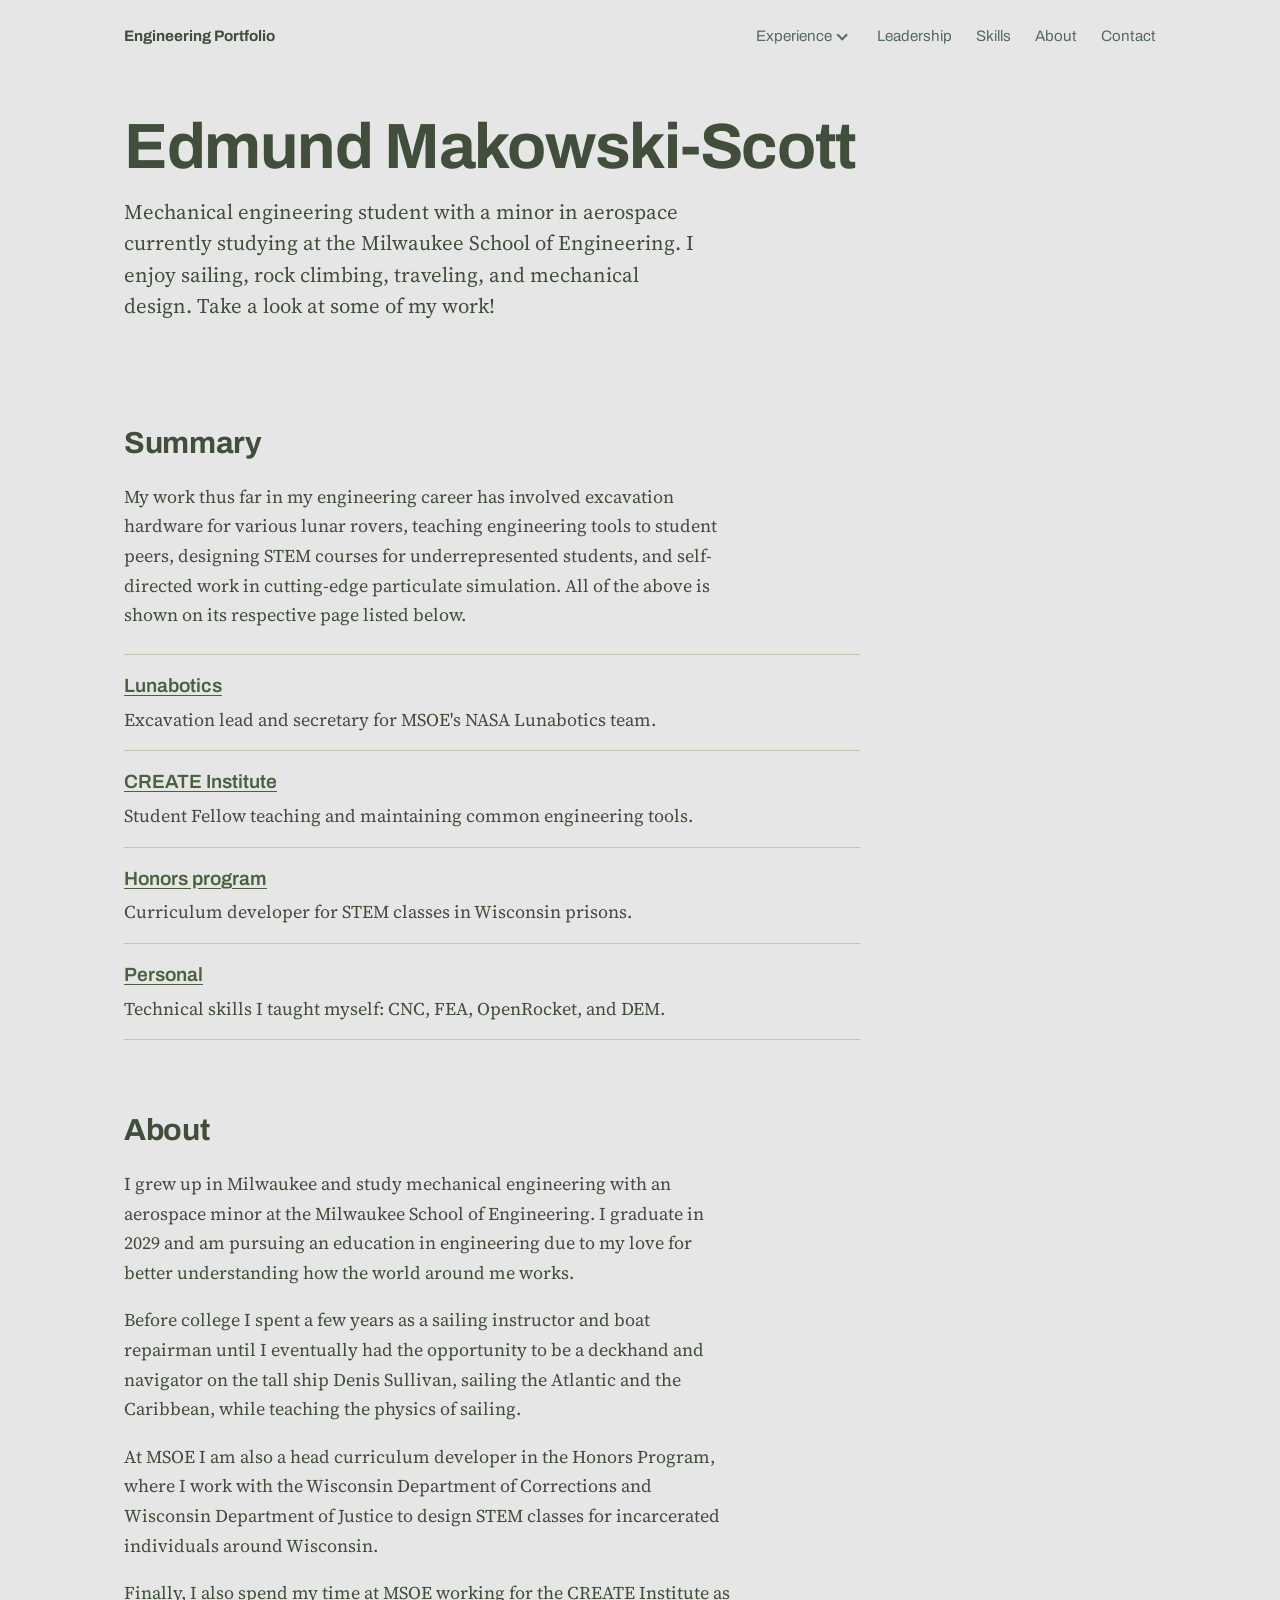
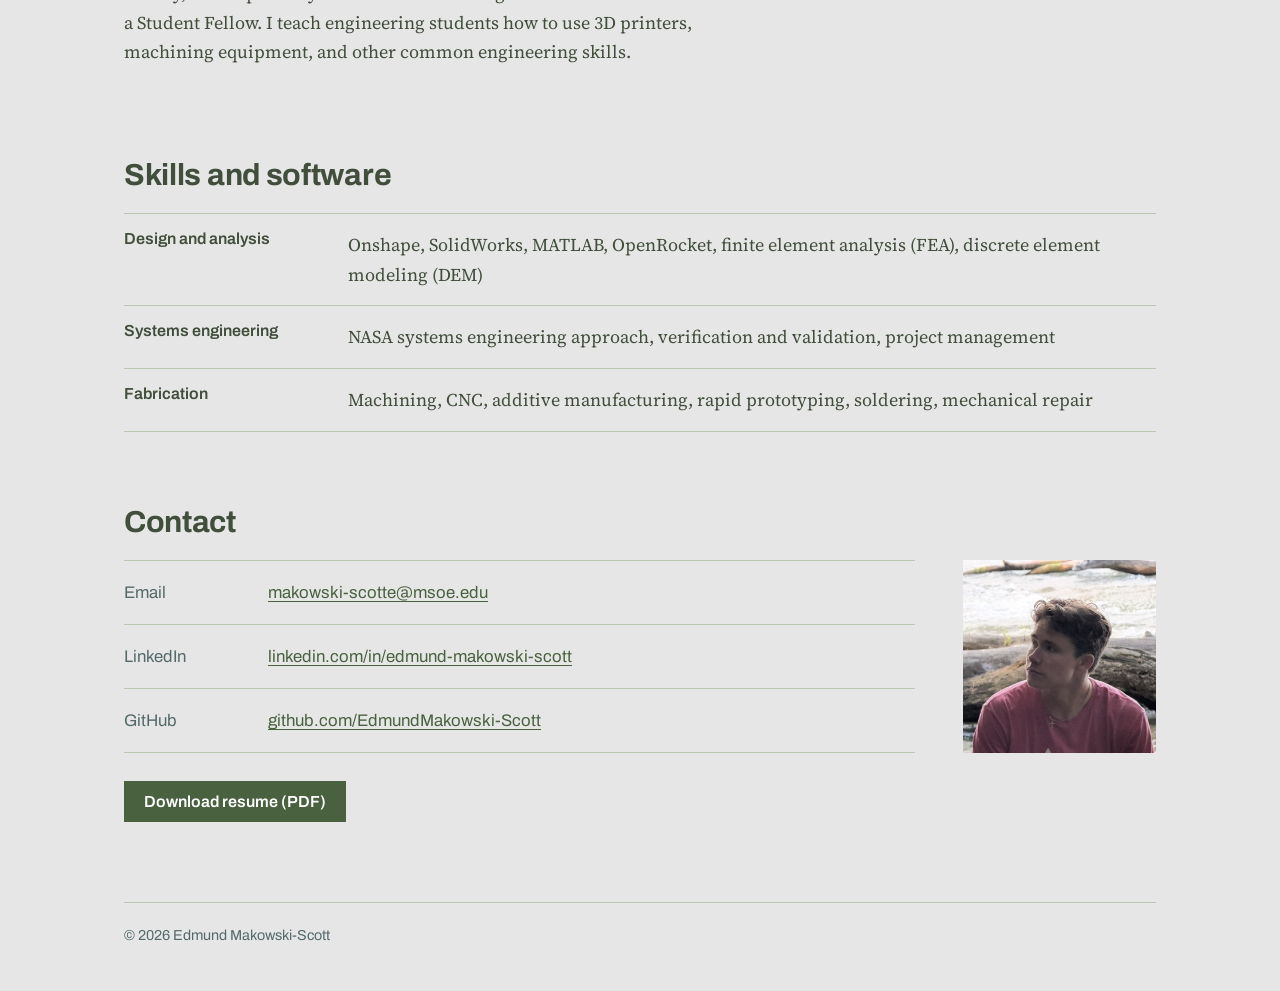
<file: index.html>
<!DOCTYPE html>
<html lang="en">
<head>
<meta charset="utf-8">
<meta name="viewport" content="width=device-width, initial-scale=1">
<title>Edmund Makowski-Scott | Engineering Portfolio</title>
<meta name="description" content="Mechanical engineering student at the Milwaukee School of Engineering with a minor in aerospace engineering. I design dig systems for lunar rovers.">
<link rel="preconnect" href="https://fonts.googleapis.com">
<link rel="preconnect" href="https://fonts.gstatic.com" crossorigin>
<link href="https://fonts.googleapis.com/css2?family=Archivo:wght@400;600;700&family=Source+Serif+4:opsz,wght@8..60,400;8..60,600&display=swap" rel="stylesheet">
<link rel="stylesheet" href="styles.css">
</head>
<body>
<div class="wrap">
  <header class="top">
    <a class="mark" href="index.html">Engineering Portfolio</a>
    <nav aria-label="Primary">
      <div class="nav-item">
        <a href="lunabotics.html">Experience</a>
        <button class="caret" type="button" aria-label="Show Experience menu" aria-expanded="false" hidden></button>
        <ul class="menu" hidden>
          <li><a href="lunabotics.html">Lunabotics</a></li>
          <li><a href="create.html">CREATE Institute</a></li>
          <li><a href="honors.html">Honors program</a></li>
          <li><a href="personal.html">Personal</a></li>
        </ul>
      </div>
      <div class="nav-item">
        <a href="lunabotics.html#team-leadership">Leadership</a>
        <button class="caret" type="button" aria-label="Show Leadership menu" aria-expanded="false" hidden></button>
        <ul class="menu" hidden>
          <!-- To turn on this dropdown, add links here, for example: <li><a href="page.html">Page name</a></li> -->
        </ul>
      </div>
      <div class="nav-item">
        <a href="index.html#skills">Skills</a>
        <button class="caret" type="button" aria-label="Show Skills menu" aria-expanded="false" hidden></button>
        <ul class="menu" hidden>
          <!-- To turn on this dropdown, add links here, for example: <li><a href="page.html">Page name</a></li> -->
        </ul>
      </div>
      <a href="index.html#about">About</a>
      <a href="index.html#contact">Contact</a>
    </nav>
  </header>
  <main id="top" class="">
    <div class="intro">
      <h1>Edmund Makowski-Scott</h1>
      <p>Mechanical engineering student with a minor in aerospace currently studying at the Milwaukee School of Engineering. I enjoy sailing, rock climbing, traveling, and mechanical design. Take a look at some of my work!</p>
    </div>

    <section id="summary" aria-labelledby="summary-h">
      <h2 id="summary-h">Summary</h2>
      <div class="prose"><p>My work thus far in my engineering career has involved excavation hardware for various lunar rovers, teaching engineering tools to student peers, designing STEM courses for underrepresented students, and self-directed work in cutting-edge particulate simulation. All of the above is shown on its respective page listed below.</p></div>
      <ul class="links">
        <li><a href="lunabotics.html">Lunabotics</a><span>Excavation lead and secretary for MSOE's NASA Lunabotics team.</span></li>
        <li><a href="create.html">CREATE Institute</a><span>Student Fellow teaching and maintaining common engineering tools.</span></li>
        <li><a href="honors.html">Honors program</a><span>Curriculum developer for STEM classes in Wisconsin prisons.</span></li>
        <li><a href="personal.html">Personal</a><span>Technical skills I taught myself: CNC, FEA, OpenRocket, and DEM.</span></li>
      </ul>
    </section>

    <section id="about" aria-labelledby="about-h">
      <h2 id="about-h">About</h2>
      <div class="prose">
        <p>I grew up in Milwaukee and study mechanical engineering with an aerospace minor at the Milwaukee School of Engineering. I graduate in 2029 and am pursuing an education in engineering due to my love for better understanding how the world around me works.</p>
        <p>Before college I spent a few years as a sailing instructor and boat repairman until I eventually had the opportunity to be a deckhand and navigator on the tall ship Denis Sullivan, sailing the Atlantic and the Caribbean, while teaching the physics of sailing.</p>
        <p>At MSOE I am also a head curriculum developer in the Honors Program, where I work with the Wisconsin Department of Corrections and Wisconsin Department of Justice to design STEM classes for incarcerated individuals around Wisconsin.</p>
        <p>Finally, I also spend my time at MSOE working for the CREATE Institute as a Student Fellow. I teach engineering students how to use 3D printers, machining equipment, and other common engineering skills.</p>
      </div>
    </section>

    <section id="skills" aria-labelledby="skills-h">
      <h2 id="skills-h">Skills and software</h2>
      <dl class="skills">
        <div><dt>Design and analysis</dt><dd>Onshape, SolidWorks, MATLAB, OpenRocket, finite element analysis (FEA), discrete element modeling (DEM)</dd></div>
        <div><dt>Systems engineering</dt><dd>NASA systems engineering approach, verification and validation, project management</dd></div>
        <div><dt>Fabrication</dt><dd>Machining, CNC, additive manufacturing, rapid prototyping, soldering, mechanical repair</dd></div>
      </dl>
    </section>

    <section id="contact" aria-labelledby="contact-h">
      <h2 id="contact-h">Contact</h2>
      <div class="contact-wrap">
        <ul class="contact">
        <li><span>Email</span><a href="mailto:makowski-scotte@msoe.edu">makowski-scotte@msoe.edu</a></li>
        <li><span>LinkedIn</span><a href="https://www.linkedin.com/in/edmund-makowski-scott">linkedin.com/in/edmund-makowski-scott</a></li>
        <li><span>GitHub</span><a href="https://github.com/EdmundMakowski-Scott">github.com/EdmundMakowski-Scott</a></li>
      </ul>
        <div class="portrait-box"><img class="portrait" src="images/portrait.jpg" alt="Edmund Makowski-Scott outdoors beside a river"></div>
      </div>
      <a class="button" href="assets/Edmund-Makowski-Scott-Resume.pdf" download>Download resume (PDF)</a>
    </section>
  </main>
  <footer>&copy; 2026 Edmund Makowski-Scott</footer>
</div>
<script src="script.js"></script>
</body>
</html>
</file>
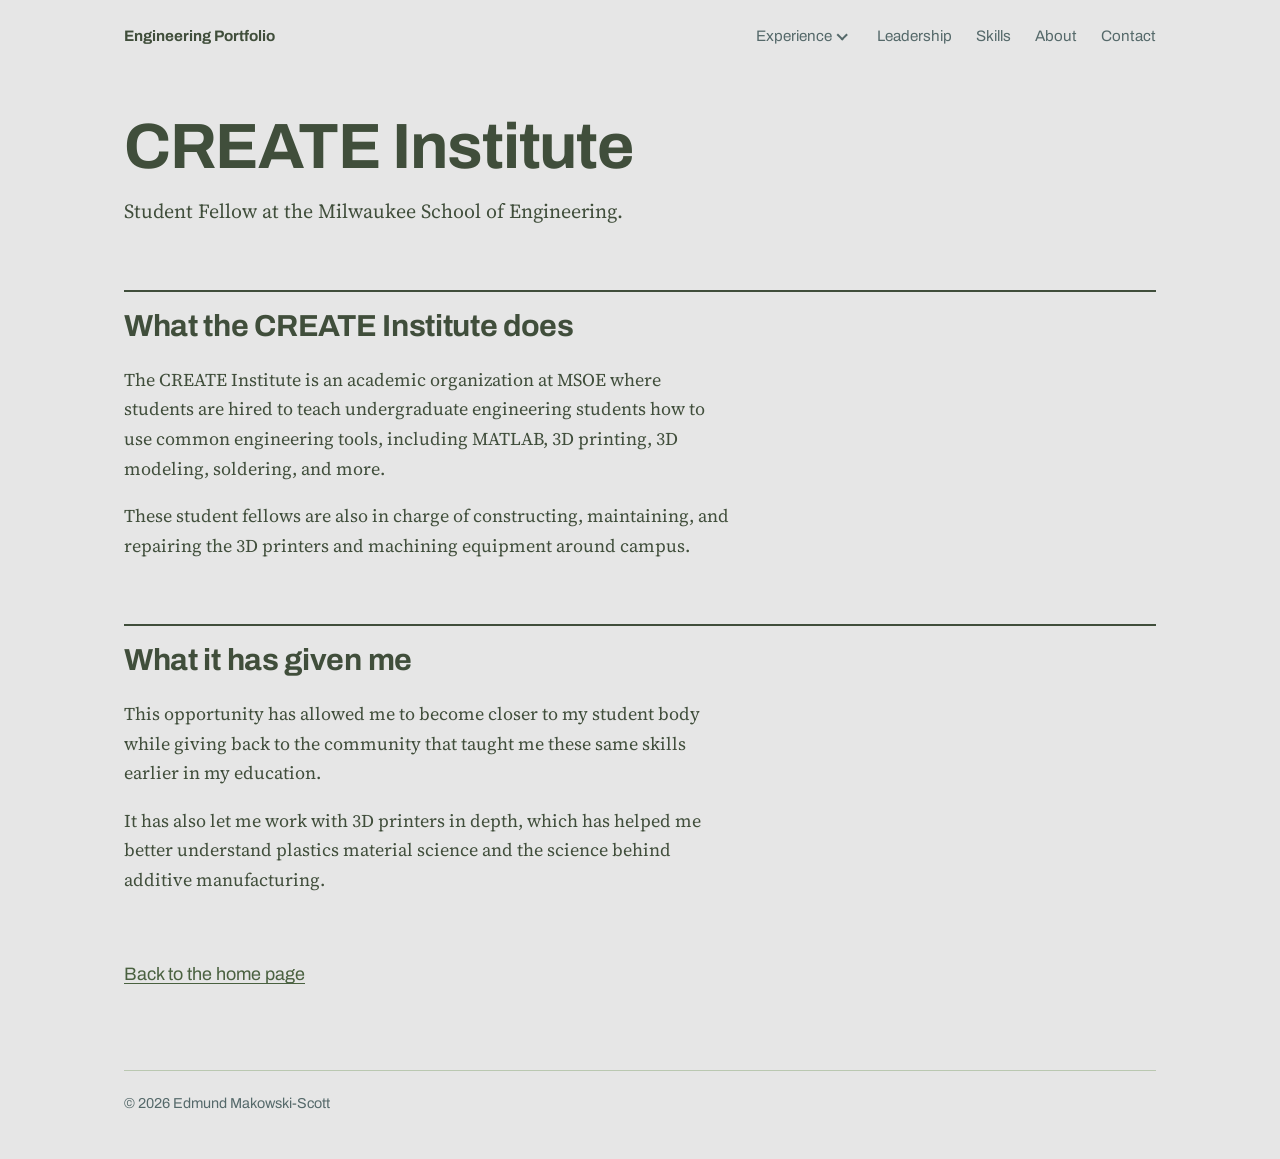
<file: create.html>
<!DOCTYPE html>
<html lang="en">
<head>
<meta charset="utf-8">
<meta name="viewport" content="width=device-width, initial-scale=1">
<title>CREATE Institute | Edmund Makowski-Scott</title>
<meta name="description" content="Student Fellow at the MSOE CREATE Institute, teaching and maintaining common engineering tools.">
<link rel="preconnect" href="https://fonts.googleapis.com">
<link rel="preconnect" href="https://fonts.gstatic.com" crossorigin>
<link href="https://fonts.googleapis.com/css2?family=Archivo:wght@400;600;700&family=Source+Serif+4:opsz,wght@8..60,400;8..60,600&display=swap" rel="stylesheet">
<link rel="stylesheet" href="styles.css">
</head>
<body>
<div class="wrap">
  <header class="top">
    <a class="mark" href="index.html">Engineering Portfolio</a>
    <nav aria-label="Primary">
      <div class="nav-item">
        <a href="lunabotics.html">Experience</a>
        <button class="caret" type="button" aria-label="Show Experience menu" aria-expanded="false" hidden></button>
        <ul class="menu" hidden>
          <li><a href="lunabotics.html">Lunabotics</a></li>
          <li><a href="create.html">CREATE Institute</a></li>
          <li><a href="honors.html">Honors program</a></li>
          <li><a href="personal.html">Personal</a></li>
        </ul>
      </div>
      <div class="nav-item">
        <a href="lunabotics.html#team-leadership">Leadership</a>
        <button class="caret" type="button" aria-label="Show Leadership menu" aria-expanded="false" hidden></button>
        <ul class="menu" hidden>
          <!-- To turn on this dropdown, add links here, for example: <li><a href="page.html">Page name</a></li> -->
        </ul>
      </div>
      <div class="nav-item">
        <a href="index.html#skills">Skills</a>
        <button class="caret" type="button" aria-label="Show Skills menu" aria-expanded="false" hidden></button>
        <ul class="menu" hidden>
          <!-- To turn on this dropdown, add links here, for example: <li><a href="page.html">Page name</a></li> -->
        </ul>
      </div>
      <a href="index.html#about">About</a>
      <a href="index.html#contact">Contact</a>
    </nav>
  </header>
  <main id="top" class="page">
    <div class="page-head">
      <h1>CREATE Institute</h1>
      <p>Student Fellow at the Milwaukee School of Engineering.</p>
    </div>
    <h2>What the CREATE Institute does</h2>
    <div class="prose">
      <p>The CREATE Institute is an academic organization at MSOE where students are hired to teach undergraduate engineering students how to use common engineering tools, including MATLAB, 3D printing, 3D modeling, soldering, and more.</p>
      <p>These student fellows are also in charge of constructing, maintaining, and repairing the 3D printers and machining equipment around campus.</p>
    </div>
    <h2>What it has given me</h2>
    <div class="prose">
      <p>This opportunity has allowed me to become closer to my student body while giving back to the community that taught me these same skills earlier in my education.</p>
      <p>It has also let me work with 3D printers in depth, which has helped me better understand plastics material science and the science behind additive manufacturing.</p>
    </div>
    <a class="back" href="index.html">Back to the home page</a>
  </main>
  <footer>&copy; 2026 Edmund Makowski-Scott</footer>
</div>
<script src="script.js"></script>
</body>
</html>
</file>
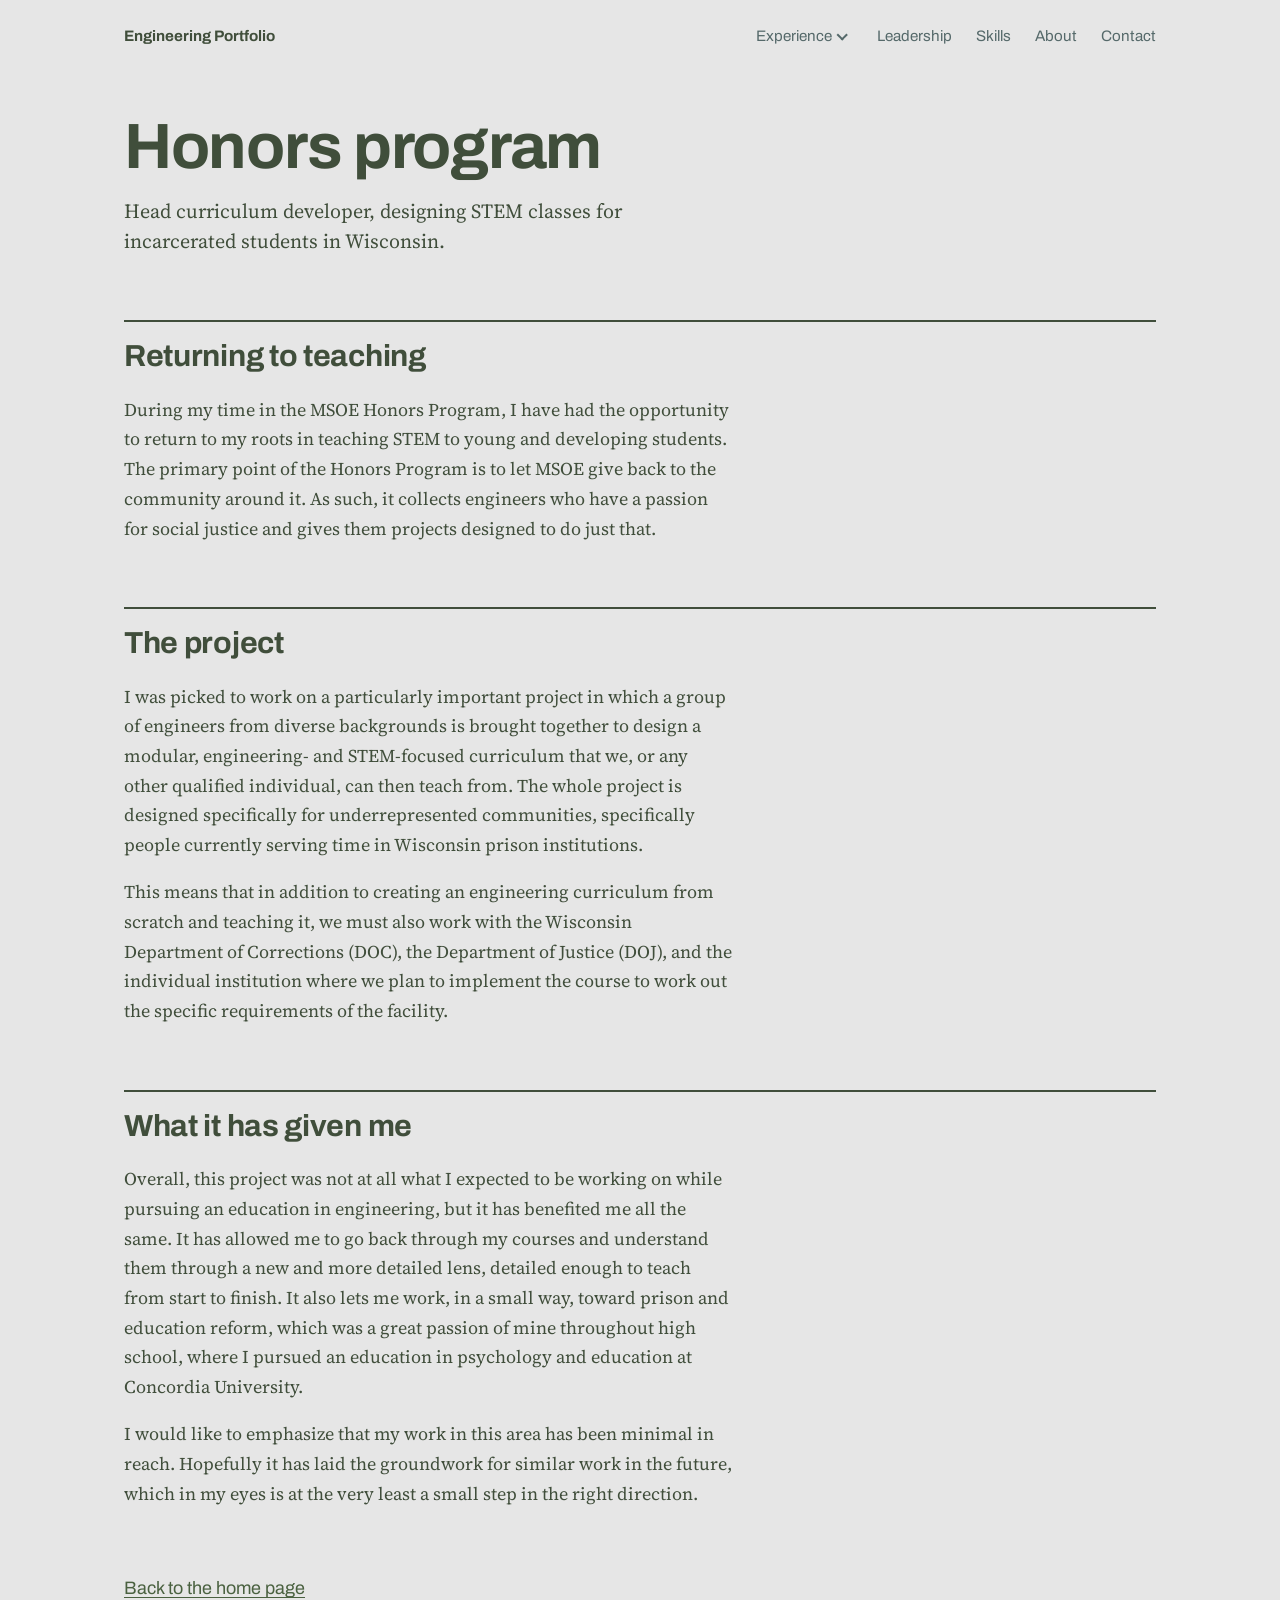
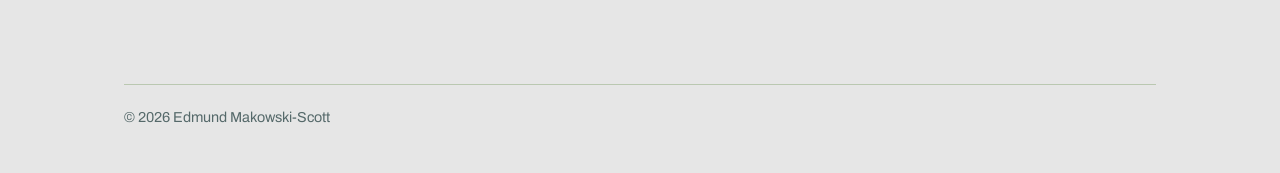
<file: honors.html>
<!DOCTYPE html>
<html lang="en">
<head>
<meta charset="utf-8">
<meta name="viewport" content="width=device-width, initial-scale=1">
<title>Honors program | Edmund Makowski-Scott</title>
<meta name="description" content="Head curriculum developer in the MSOE Honors Program, designing STEM classes for incarcerated students in Wisconsin.">
<link rel="preconnect" href="https://fonts.googleapis.com">
<link rel="preconnect" href="https://fonts.gstatic.com" crossorigin>
<link href="https://fonts.googleapis.com/css2?family=Archivo:wght@400;600;700&family=Source+Serif+4:opsz,wght@8..60,400;8..60,600&display=swap" rel="stylesheet">
<link rel="stylesheet" href="styles.css">
</head>
<body>
<div class="wrap">
  <header class="top">
    <a class="mark" href="index.html">Engineering Portfolio</a>
    <nav aria-label="Primary">
      <div class="nav-item">
        <a href="lunabotics.html">Experience</a>
        <button class="caret" type="button" aria-label="Show Experience menu" aria-expanded="false" hidden></button>
        <ul class="menu" hidden>
          <li><a href="lunabotics.html">Lunabotics</a></li>
          <li><a href="create.html">CREATE Institute</a></li>
          <li><a href="honors.html">Honors program</a></li>
          <li><a href="personal.html">Personal</a></li>
        </ul>
      </div>
      <div class="nav-item">
        <a href="lunabotics.html#team-leadership">Leadership</a>
        <button class="caret" type="button" aria-label="Show Leadership menu" aria-expanded="false" hidden></button>
        <ul class="menu" hidden>
          <!-- To turn on this dropdown, add links here, for example: <li><a href="page.html">Page name</a></li> -->
        </ul>
      </div>
      <div class="nav-item">
        <a href="index.html#skills">Skills</a>
        <button class="caret" type="button" aria-label="Show Skills menu" aria-expanded="false" hidden></button>
        <ul class="menu" hidden>
          <!-- To turn on this dropdown, add links here, for example: <li><a href="page.html">Page name</a></li> -->
        </ul>
      </div>
      <a href="index.html#about">About</a>
      <a href="index.html#contact">Contact</a>
    </nav>
  </header>
  <main id="top" class="page">
    <div class="page-head">
      <h1>Honors program</h1>
      <p>Head curriculum developer, designing STEM classes for incarcerated students in Wisconsin.</p>
    </div>
    <h2>Returning to teaching</h2>
    <div class="prose">
      <p>During my time in the MSOE Honors Program, I have had the opportunity to return to my roots in teaching STEM to young and developing students. The primary point of the Honors Program is to let MSOE give back to the community around it. As such, it collects engineers who have a passion for social justice and gives them projects designed to do just that.</p>
    </div>
    <h2>The project</h2>
    <div class="prose">
      <p>I was picked to work on a particularly important project in which a group of engineers from diverse backgrounds is brought together to design a modular, engineering- and STEM-focused curriculum that we, or any other qualified individual, can then teach from. The whole project is designed specifically for underrepresented communities, specifically people currently serving time in Wisconsin prison institutions.</p>
      <p>This means that in addition to creating an engineering curriculum from scratch and teaching it, we must also work with the Wisconsin Department of Corrections (DOC), the Department of Justice (DOJ), and the individual institution where we plan to implement the course to work out the specific requirements of the facility.</p>
    </div>
    <h2>What it has given me</h2>
    <div class="prose">
      <p>Overall, this project was not at all what I expected to be working on while pursuing an education in engineering, but it has benefited me all the same. It has allowed me to go back through my courses and understand them through a new and more detailed lens, detailed enough to teach from start to finish. It also lets me work, in a small way, toward prison and education reform, which was a great passion of mine throughout high school, where I pursued an education in psychology and education at Concordia University.</p>
      <p>I would like to emphasize that my work in this area has been minimal in reach. Hopefully it has laid the groundwork for similar work in the future, which in my eyes is at the very least a small step in the right direction.</p>
    </div>
    <a class="back" href="index.html">Back to the home page</a>
  </main>
  <footer>&copy; 2026 Edmund Makowski-Scott</footer>
</div>
<script src="script.js"></script>
</body>
</html>
</file>
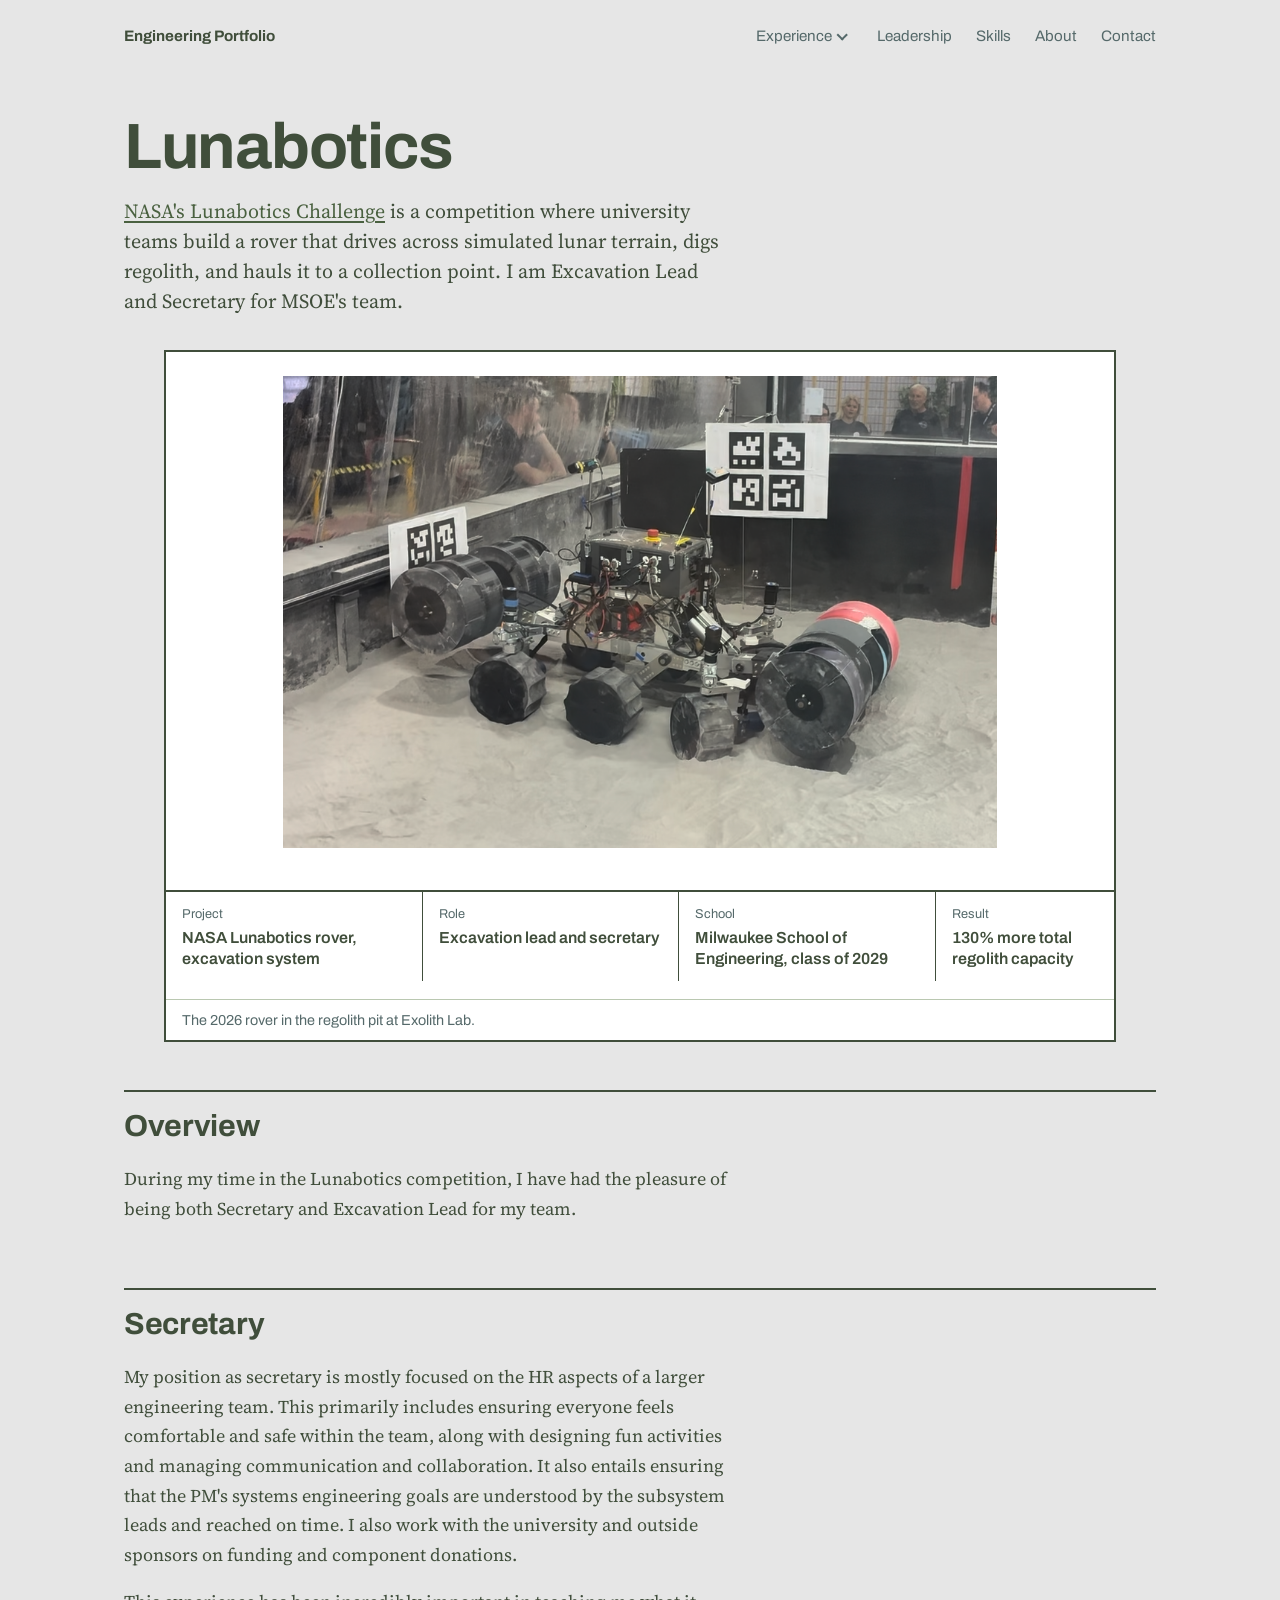
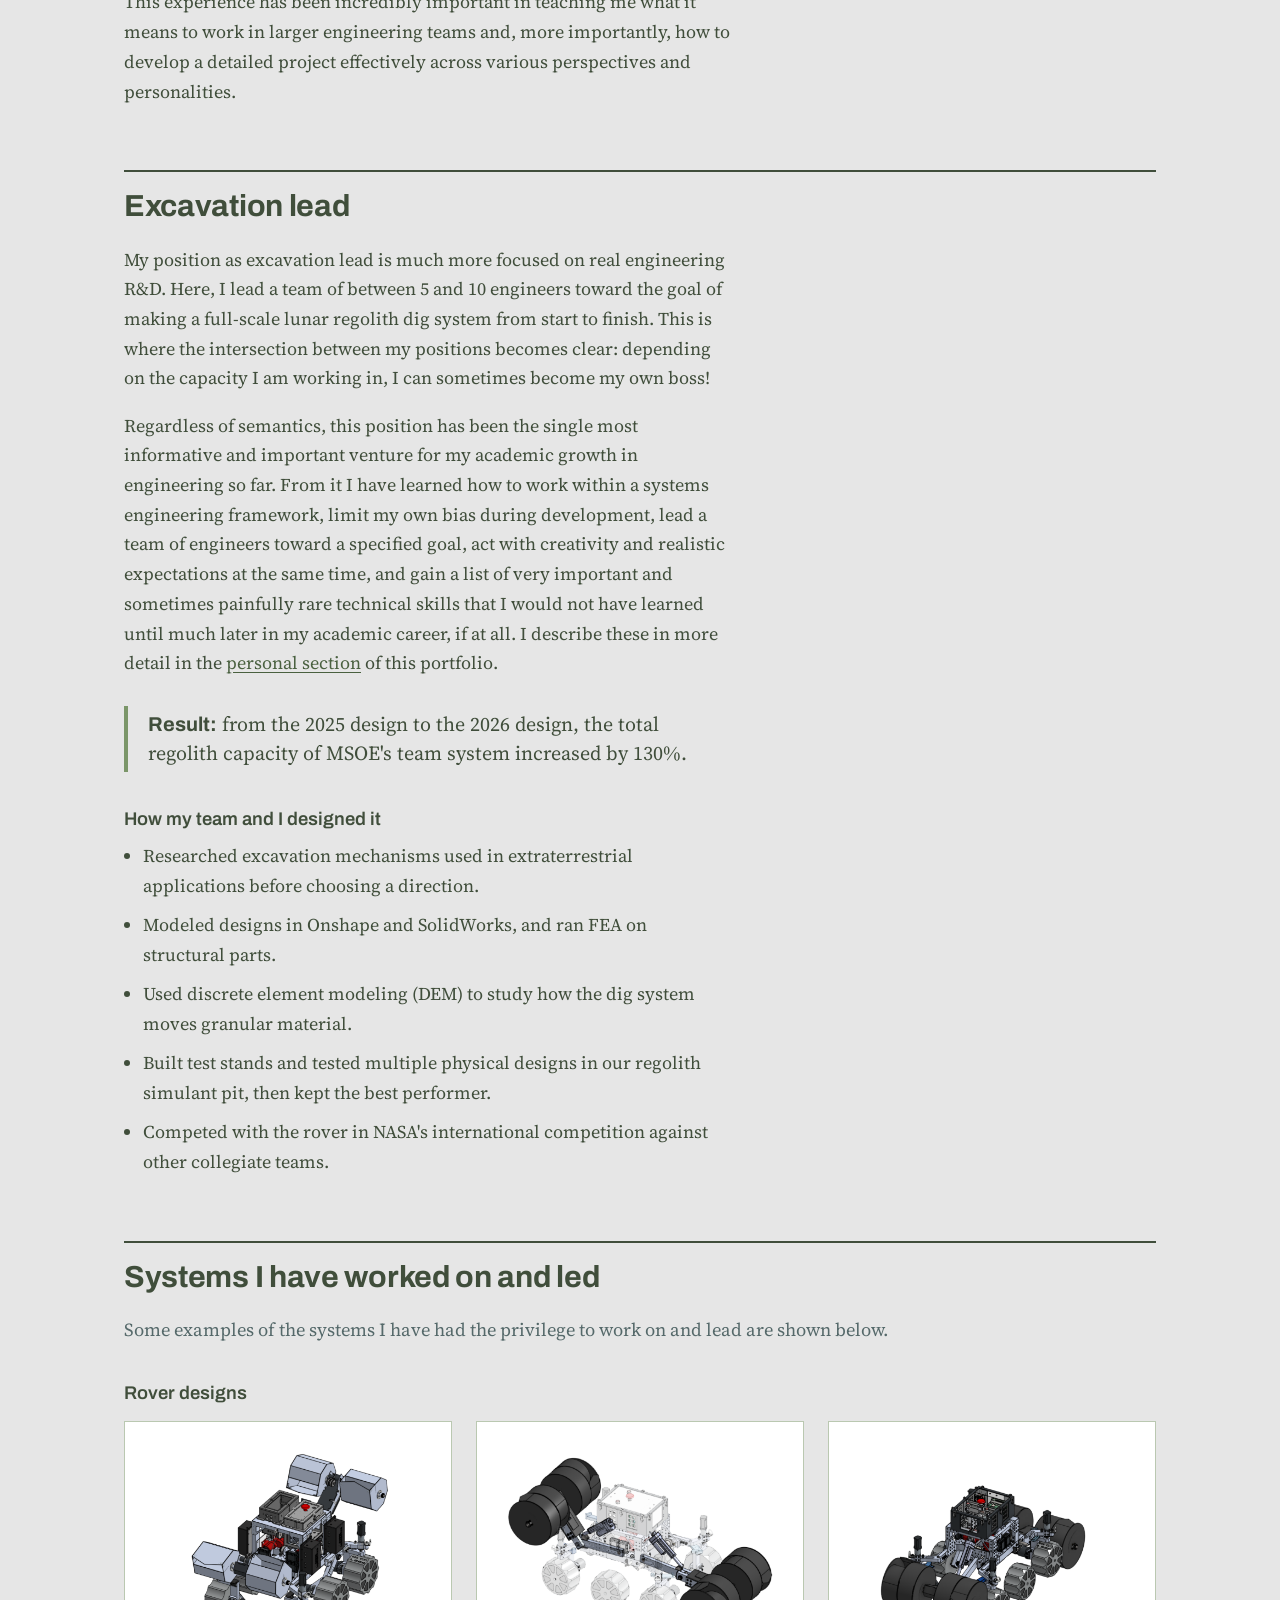
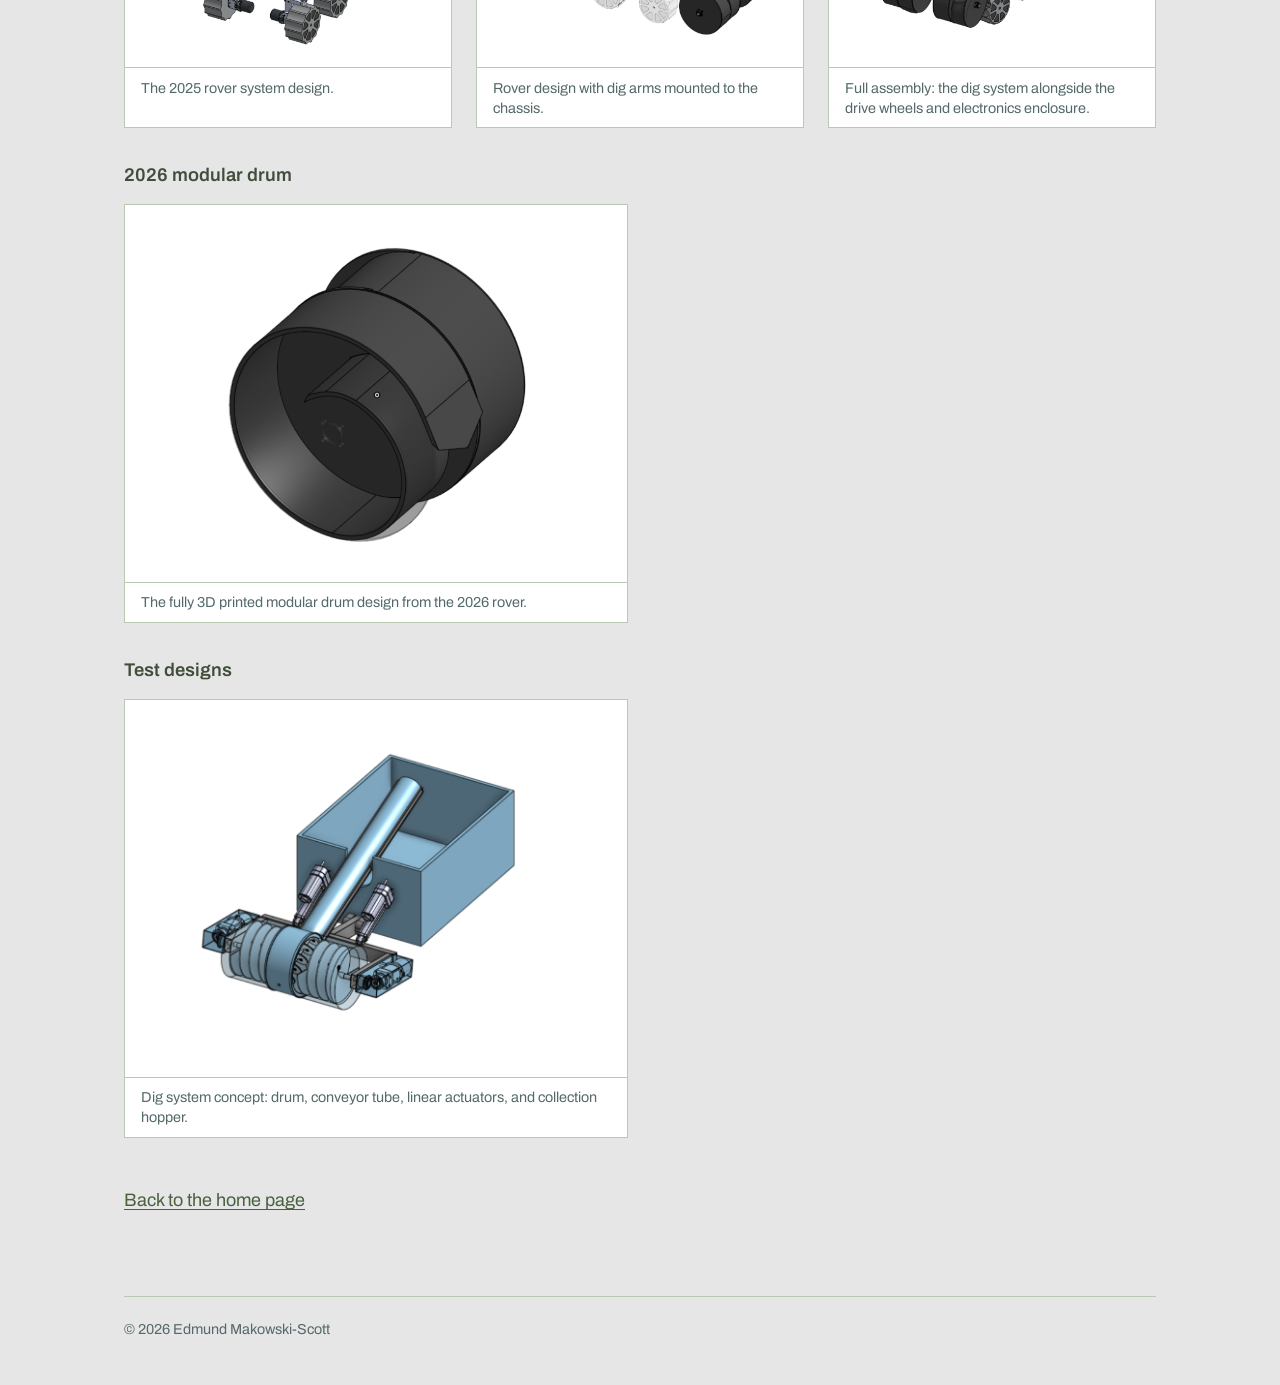
<file: lunabotics.html>
<!DOCTYPE html>
<html lang="en">
<head>
<meta charset="utf-8">
<meta name="viewport" content="width=device-width, initial-scale=1">
<title>Lunabotics | Edmund Makowski-Scott</title>
<meta name="description" content="Excavation lead and secretary for the MSOE NASA Lunabotics team.">
<link rel="preconnect" href="https://fonts.googleapis.com">
<link rel="preconnect" href="https://fonts.gstatic.com" crossorigin>
<link href="https://fonts.googleapis.com/css2?family=Archivo:wght@400;600;700&family=Source+Serif+4:opsz,wght@8..60,400;8..60,600&display=swap" rel="stylesheet">
<link rel="stylesheet" href="styles.css">
</head>
<body>
<div class="wrap">
  <header class="top">
    <a class="mark" href="index.html">Engineering Portfolio</a>
    <nav aria-label="Primary">
      <div class="nav-item">
        <a href="lunabotics.html">Experience</a>
        <button class="caret" type="button" aria-label="Show Experience menu" aria-expanded="false" hidden></button>
        <ul class="menu" hidden>
          <li><a href="lunabotics.html">Lunabotics</a></li>
          <li><a href="create.html">CREATE Institute</a></li>
          <li><a href="honors.html">Honors program</a></li>
          <li><a href="personal.html">Personal</a></li>
        </ul>
      </div>
      <div class="nav-item">
        <a href="lunabotics.html#team-leadership">Leadership</a>
        <button class="caret" type="button" aria-label="Show Leadership menu" aria-expanded="false" hidden></button>
        <ul class="menu" hidden>
          <!-- To turn on this dropdown, add links here, for example: <li><a href="page.html">Page name</a></li> -->
        </ul>
      </div>
      <div class="nav-item">
        <a href="index.html#skills">Skills</a>
        <button class="caret" type="button" aria-label="Show Skills menu" aria-expanded="false" hidden></button>
        <ul class="menu" hidden>
          <!-- To turn on this dropdown, add links here, for example: <li><a href="page.html">Page name</a></li> -->
        </ul>
      </div>
      <a href="index.html#about">About</a>
      <a href="index.html#contact">Contact</a>
    </nav>
  </header>
  <main id="top" class="page">
    <div class="page-head">
      <h1>Lunabotics</h1>
      <p><a href="https://www.nasa.gov/learning-resources/lunabotics-challenge/">NASA's Lunabotics Challenge</a> is a competition where university teams build a rover that drives across simulated lunar terrain, digs regolith, and hauls it to a collection point. I am Excavation Lead and Secretary for MSOE's team.</p>
    </div>
    <figure class="sheet">
      <img src="images/rover-pit-2026.png" alt="The 2026 MSOE Lunabotics rover with large dig drums in a regolith test pit">
      <dl class="block"><div><dt>Project</dt><dd>NASA Lunabotics rover, excavation system</dd></div><div><dt>Role</dt><dd>Excavation lead and secretary</dd></div><div><dt>School</dt><dd>Milwaukee School of Engineering, class of 2029</dd></div><div><dt>Result</dt><dd>130% more total regolith capacity</dd></div></dl>
      <figcaption>The 2026 rover in the regolith pit at Exolith Lab.</figcaption>
    </figure>

    <h2>Overview</h2>
    <div class="prose"><p>During my time in the Lunabotics competition, I have had the pleasure of being both Secretary and Excavation Lead for my team.</p></div>

    <h2 id="team-leadership">Secretary</h2>
    <div class="prose">
      <p>My position as secretary is mostly focused on the HR aspects of a larger engineering team. This primarily includes ensuring everyone feels comfortable and safe within the team, along with designing fun activities and managing communication and collaboration. It also entails ensuring that the PM's systems engineering goals are understood by the subsystem leads and reached on time. I also work with the university and outside sponsors on funding and component donations.</p>
      <p>This experience has been incredibly important in teaching me what it means to work in larger engineering teams and, more importantly, how to develop a detailed project effectively across various perspectives and personalities.</p>
    </div>

    <h2>Excavation lead</h2>
    <div class="prose">
      <p>My position as excavation lead is much more focused on real engineering R&amp;D. Here, I lead a team of between 5 and 10 engineers toward the goal of making a full-scale lunar regolith dig system from start to finish. This is where the intersection between my positions becomes clear: depending on the capacity I am working in, I can sometimes become my own boss!</p>
      <p>Regardless of semantics, this position has been the single most informative and important venture for my academic growth in engineering so far. From it I have learned how to work within a systems engineering framework, limit my own bias during development, lead a team of engineers toward a specified goal, act with creativity and realistic expectations at the same time, and gain a list of very important and sometimes painfully rare technical skills that I would not have learned until much later in my academic career, if at all. I describe these in more detail in the <a href="personal.html">personal section</a> of this portfolio.</p>
      <div class="result"><strong>Result:</strong> from the 2025 design to the 2026 design, the total regolith capacity of MSOE's team system increased by 130%.</div>
      <h3>How my team and I designed it</h3>
      <ul>
        <li>Researched excavation mechanisms used in extraterrestrial applications before choosing a direction.</li>
        <li>Modeled designs in Onshape and SolidWorks, and ran FEA on structural parts.</li>
        <li>Used discrete element modeling (DEM) to study how the dig system moves granular material.</li>
        <li>Built test stands and tested multiple physical designs in our regolith simulant pit, then kept the best performer.</li>
        <li>Competed with the rover in NASA's international competition against other collegiate teams.</li>
      </ul>
    </div>

    <h2>Systems I have worked on and led</h2>
    <p class="lead">Some examples of the systems I have had the privilege to work on and lead are shown below.</p>
    <h3>Rover designs</h3>
    <div class="figs">
      <figure><img src="images/rover-2025.png" alt="CAD of the 2025 rover with four box-shaped dig buckets on arms" loading="lazy"><figcaption>The 2025 rover system design.</figcaption></figure>
      <figure><img src="images/rover-iso-arms.png" alt="CAD of a rover with two dark dig drums on actuated arms attached to the chassis" loading="lazy"><figcaption>Rover design with dig arms mounted to the chassis.</figcaption></figure>
      <figure><img src="images/rover-full.png" alt="CAD of a full rover assembly with dig drums, drive wheels, and electronics enclosure" loading="lazy"><figcaption>Full assembly: the dig system alongside the drive wheels and electronics enclosure.</figcaption></figure>
    </div>
    <h3>2026 modular drum</h3>
    <div class="figs two">
      <figure><img src="images/drum-2026.png" alt="CAD of a fully 3D printed modular dig drum" loading="lazy"><figcaption>The fully 3D printed modular drum design from the 2026 rover.</figcaption></figure>
    </div>
    <h3>Test designs</h3>
    <div class="figs two">
      <figure><img src="images/dig-concept-a.png" alt="CAD of a dig system concept with a drum, angled conveyor tube, two linear actuators, and an open hopper" loading="lazy"><figcaption>Dig system concept: drum, conveyor tube, linear actuators, and collection hopper.</figcaption></figure>
    </div>
    <a class="back" href="index.html">Back to the home page</a>
  </main>
  <footer>&copy; 2026 Edmund Makowski-Scott</footer>
</div>
<script src="script.js"></script>
</body>
</html>
</file>
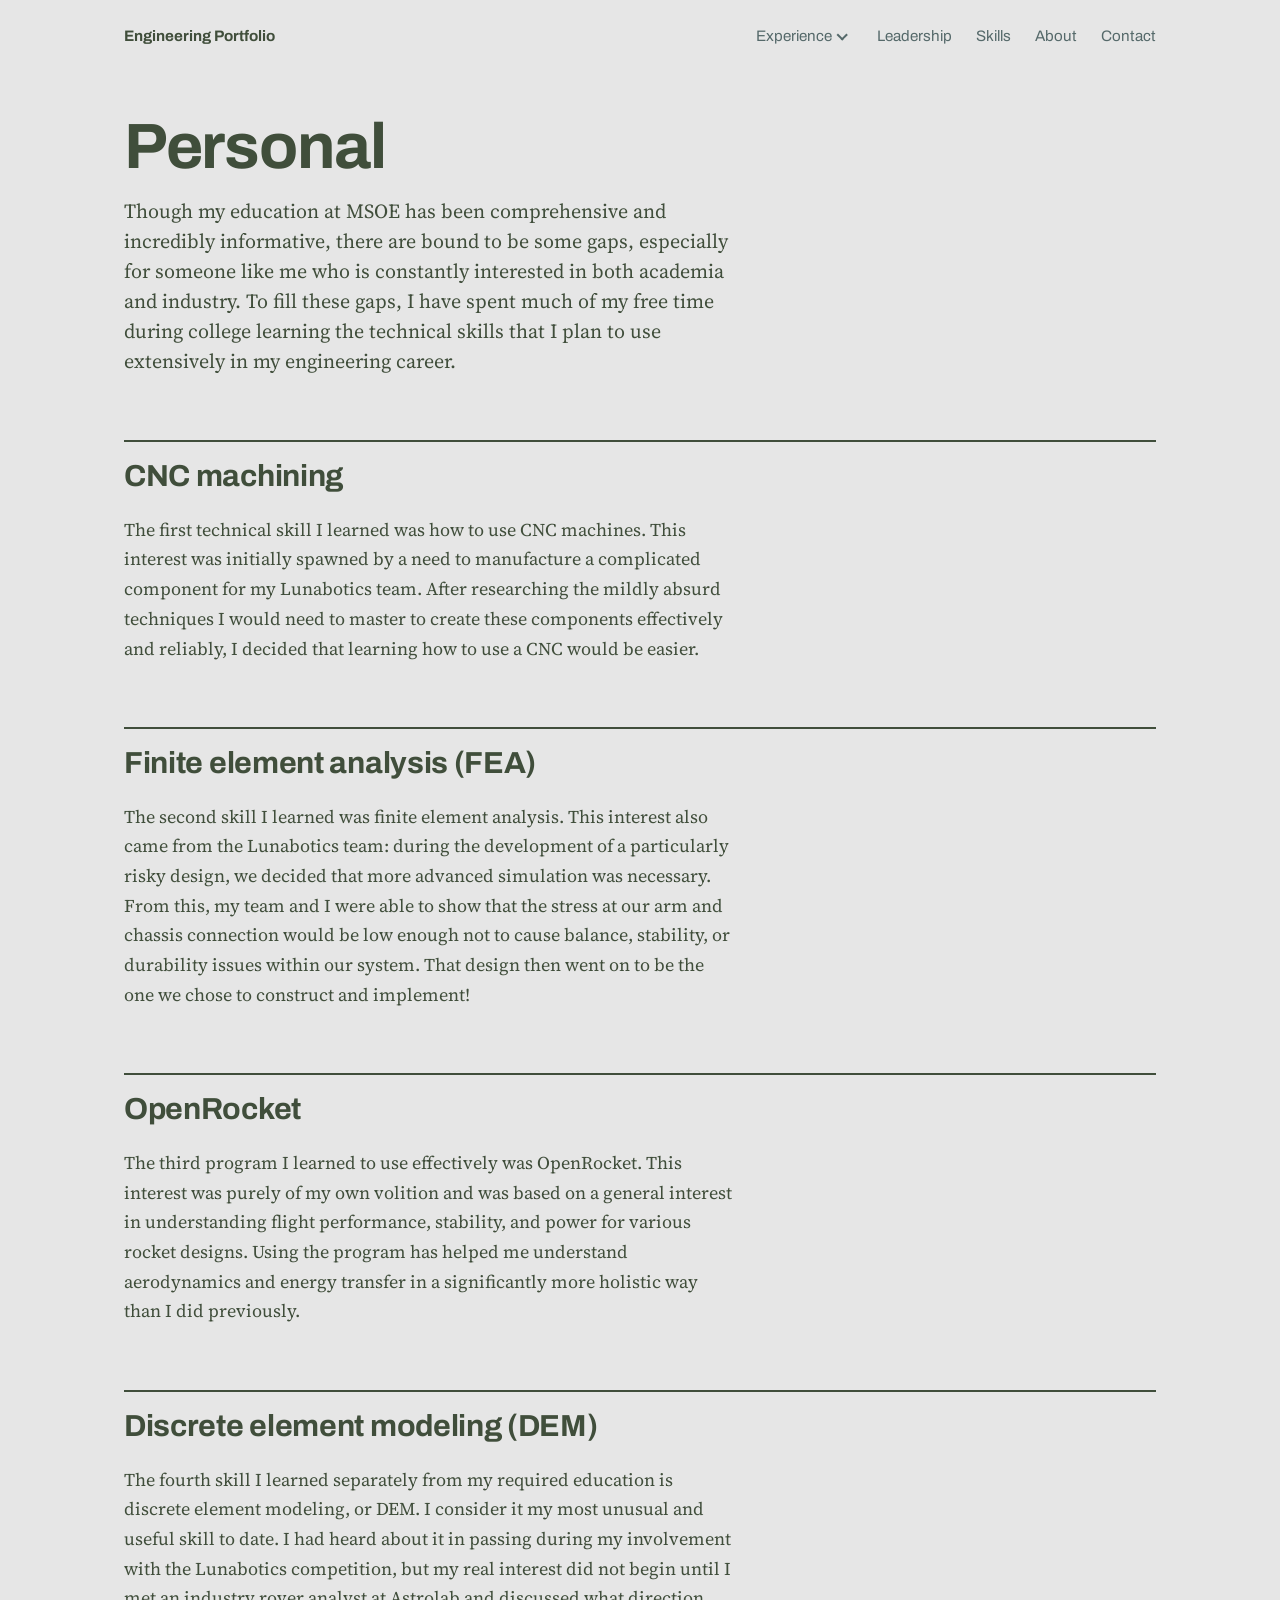
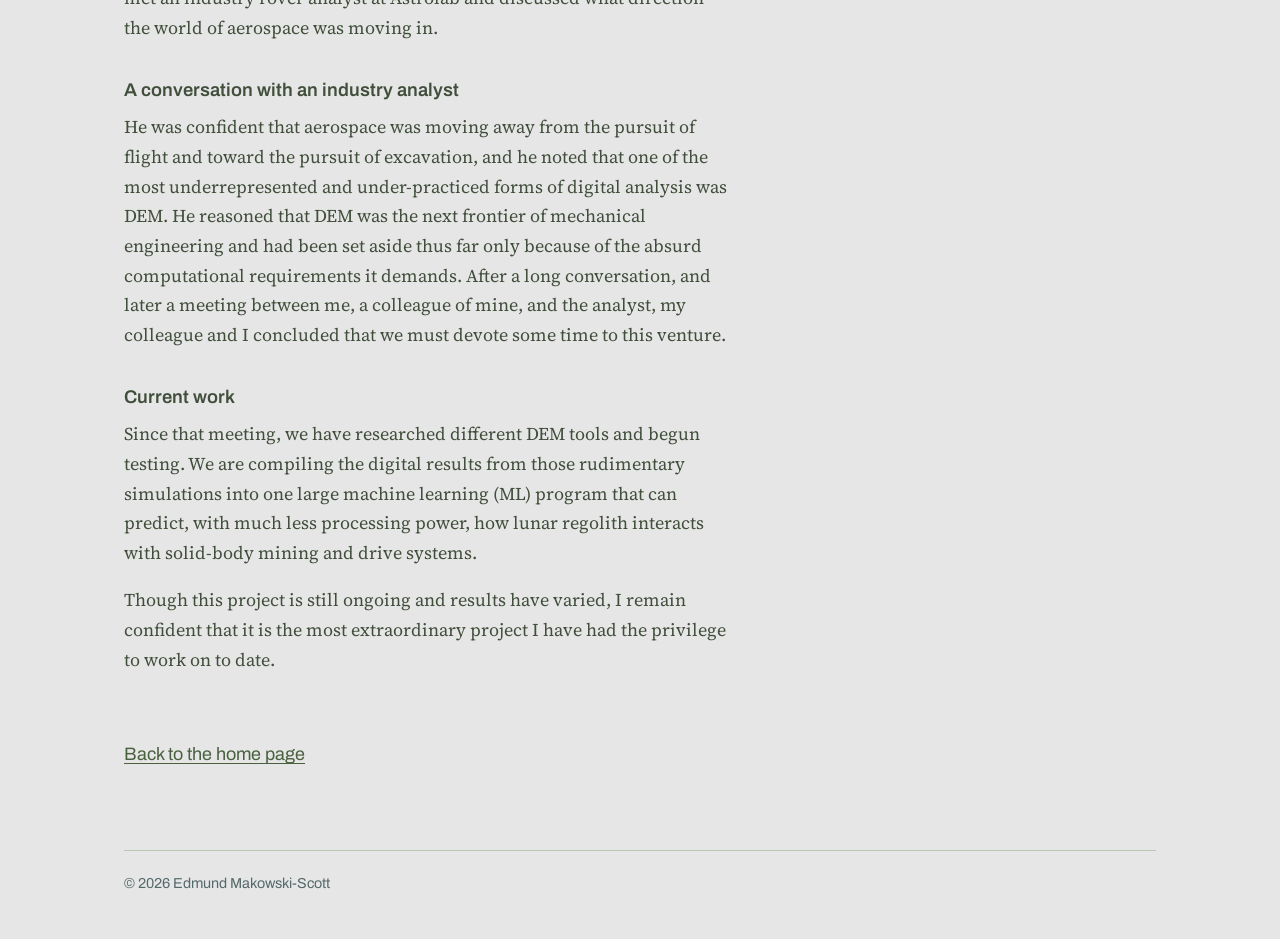
<file: personal.html>
<!DOCTYPE html>
<html lang="en">
<head>
<meta charset="utf-8">
<meta name="viewport" content="width=device-width, initial-scale=1">
<title>Personal | Edmund Makowski-Scott</title>
<meta name="description" content="Technical skills I taught myself: CNC machining, FEA, OpenRocket, and discrete element modeling.">
<link rel="preconnect" href="https://fonts.googleapis.com">
<link rel="preconnect" href="https://fonts.gstatic.com" crossorigin>
<link href="https://fonts.googleapis.com/css2?family=Archivo:wght@400;600;700&family=Source+Serif+4:opsz,wght@8..60,400;8..60,600&display=swap" rel="stylesheet">
<link rel="stylesheet" href="styles.css">
</head>
<body>
<div class="wrap">
  <header class="top">
    <a class="mark" href="index.html">Engineering Portfolio</a>
    <nav aria-label="Primary">
      <div class="nav-item">
        <a href="lunabotics.html">Experience</a>
        <button class="caret" type="button" aria-label="Show Experience menu" aria-expanded="false" hidden></button>
        <ul class="menu" hidden>
          <li><a href="lunabotics.html">Lunabotics</a></li>
          <li><a href="create.html">CREATE Institute</a></li>
          <li><a href="honors.html">Honors program</a></li>
          <li><a href="personal.html">Personal</a></li>
        </ul>
      </div>
      <div class="nav-item">
        <a href="lunabotics.html#team-leadership">Leadership</a>
        <button class="caret" type="button" aria-label="Show Leadership menu" aria-expanded="false" hidden></button>
        <ul class="menu" hidden>
          <!-- To turn on this dropdown, add links here, for example: <li><a href="page.html">Page name</a></li> -->
        </ul>
      </div>
      <div class="nav-item">
        <a href="index.html#skills">Skills</a>
        <button class="caret" type="button" aria-label="Show Skills menu" aria-expanded="false" hidden></button>
        <ul class="menu" hidden>
          <!-- To turn on this dropdown, add links here, for example: <li><a href="page.html">Page name</a></li> -->
        </ul>
      </div>
      <a href="index.html#about">About</a>
      <a href="index.html#contact">Contact</a>
    </nav>
  </header>
  <main id="top" class="page">
    <div class="page-head">
      <h1>Personal</h1>
      <p>Though my education at MSOE has been comprehensive and incredibly informative, there are bound to be some gaps, especially for someone like me who is constantly interested in both academia and industry. To fill these gaps, I have spent much of my free time during college learning the technical skills that I plan to use extensively in my engineering career.</p>
    </div>
    <h2>CNC machining</h2>
    <div class="prose"><p>The first technical skill I learned was how to use CNC machines. This interest was initially spawned by a need to manufacture a complicated component for my Lunabotics team. After researching the mildly absurd techniques I would need to master to create these components effectively and reliably, I decided that learning how to use a CNC would be easier.</p></div>
    <h2>Finite element analysis (FEA)</h2>
    <div class="prose"><p>The second skill I learned was finite element analysis. This interest also came from the Lunabotics team: during the development of a particularly risky design, we decided that more advanced simulation was necessary. From this, my team and I were able to show that the stress at our arm and chassis connection would be low enough not to cause balance, stability, or durability issues within our system. That design then went on to be the one we chose to construct and implement!</p></div>
    <h2>OpenRocket</h2>
    <div class="prose"><p>The third program I learned to use effectively was OpenRocket. This interest was purely of my own volition and was based on a general interest in understanding flight performance, stability, and power for various rocket designs. Using the program has helped me understand aerodynamics and energy transfer in a significantly more holistic way than I did previously.</p></div>
    <h2>Discrete element modeling (DEM)</h2>
    <div class="prose">
      <p>The fourth skill I learned separately from my required education is discrete element modeling, or DEM. I consider it my most unusual and useful skill to date. I had heard about it in passing during my involvement with the Lunabotics competition, but my real interest did not begin until I met an industry rover analyst at Astrolab and discussed what direction the world of aerospace was moving in.</p>
      <h3>A conversation with an industry analyst</h3>
      <p>He was confident that aerospace was moving away from the pursuit of flight and toward the pursuit of excavation, and he noted that one of the most underrepresented and under-practiced forms of digital analysis was DEM. He reasoned that DEM was the next frontier of mechanical engineering and had been set aside thus far only because of the absurd computational requirements it demands. After a long conversation, and later a meeting between me, a colleague of mine, and the analyst, my colleague and I concluded that we must devote some time to this venture.</p>
      <h3>Current work</h3>
      <p>Since that meeting, we have researched different DEM tools and begun testing. We are compiling the digital results from those rudimentary simulations into one large machine learning (ML) program that can predict, with much less processing power, how lunar regolith interacts with solid-body mining and drive systems.</p>
      <p>Though this project is still ongoing and results have varied, I remain confident that it is the most extraordinary project I have had the privilege to work on to date.</p>
    </div>
    <a class="back" href="index.html">Back to the home page</a>
  </main>
  <footer>&copy; 2026 Edmund Makowski-Scott</footer>
</div>
<script src="script.js"></script>
</body>
</html>
</file>
<file: styles.css>
:root {
  --paper: #E6E6E6;
  --sheet: #ffffff;
  --ink: #404E3B;
  --muted: #55696A;
  --rule: #BAC8B1;
  --accent: #4A6140;
  --deco: #7B9669;
  --deco2: #6C8480;
  --deep: #2E3A2B;
  --sans: "Archivo", "Helvetica Neue", Arial, sans-serif;
  --serif: "Source Serif 4", Georgia, "Times New Roman", serif;
}
* { box-sizing: border-box; }
html { scroll-behavior: smooth; }
body {
  margin: 0;
  background: var(--paper);
  color: var(--ink);
  font: 1.125rem/1.65 var(--serif);
}
a { color: var(--accent); text-underline-offset: 3px; }
a:hover { color: var(--ink); }
a:focus-visible { outline: 3px solid var(--accent); outline-offset: 3px; }
.wrap { max-width: 1080px; margin: 0 auto; padding: 0 1.5rem; }

/* Header */
.top { display: flex; justify-content: space-between; align-items: baseline; flex-wrap: wrap; gap: .75rem 2rem; padding: 1.5rem 0; font-family: var(--sans); font-size: .95rem; }
.top .mark { font-weight: 700; color: var(--ink); text-decoration: none; }
.top nav { display: flex; gap: 1.5rem; }
.top nav a { color: var(--muted); text-decoration: none; }
.top nav a:hover { color: var(--ink); text-decoration: underline; }

.intro { padding: 2.5rem 0 2rem; }
h1 { font: 700 clamp(2.4rem, 6vw, 4rem)/1.05 var(--sans); letter-spacing: -.02em; margin: 0 0 1rem; }
.intro p { max-width: 36rem; margin: 0; font-size: 1.3rem; line-height: 1.5; }

/* Drawing sheet with title block */
.sheet { background: var(--sheet); border: 2px solid var(--ink); }
.sheet img { display: block; width: 100%; height: auto; max-height: 520px; object-fit: contain; padding: 1.5rem; }
.block { display: grid; grid-template-columns: 2fr 2fr 2fr 1.4fr; border-top: 2px solid var(--ink); font-family: var(--sans); }
.block > div { padding: .75rem 1rem; border-left: 1px solid var(--ink); }
.block > div:first-child { border-left: 0; }
.block dt { font-size: .8rem; color: var(--muted); margin: 0; }
.block dd { margin: .15rem 0 0; font-weight: 600; font-size: 1rem; line-height: 1.3; }
.block dl { display: contents; }
.sheet figcaption { padding: .6rem 1rem; border-top: 1px solid var(--rule); font: .9rem/1.4 var(--sans); color: var(--muted); }

/* Dropdown menus: hidden until a menu has at least one <li> */
[hidden] { display: none !important; }
.nav-item { position: relative; display: flex; align-items: center; }
.caret { background: none; border: 0; display: flex; align-items: center; line-height: 1; padding: .3rem .4rem; cursor: pointer; color: var(--muted); }
.caret::before { content: ""; display: block; width: .4rem; height: .4rem; border-right: 2px solid currentColor; border-bottom: 2px solid currentColor; transform: translateY(-1px) rotate(45deg); }
.caret:hover { color: var(--ink); }
.caret:focus-visible { outline: 3px solid var(--accent); outline-offset: 2px; }
.menu { position: absolute; top: 100%; left: 0; z-index: 10; min-width: 15rem; max-width: calc(100vw - 3rem); margin: .4rem 0 0; padding: .4rem 0; list-style: none; background: var(--sheet); border: 1px solid var(--rule); border-top: 3px solid var(--deco2); }
.menu a { display: block; padding: .55rem 1rem; }
.menu a:hover { background: var(--paper); }

/* Sections */
section { padding: 4.5rem 0 0; }
h2 { font: 700 1.9rem/1.2 var(--sans); letter-spacing: -.01em; margin: 0 0 1.25rem; }
h3 { font: 600 1.15rem/1.3 var(--sans); margin: 2.25rem 0 .6rem; }
.lead { margin: 0 0 1.25rem; font-size: 1.15rem; color: var(--muted); }
.lead.more { margin-top: 3rem; }
h3.project-title { margin: 2rem 0 1rem; font-size: 1.35rem; }
.cols { display: grid; grid-template-columns: 1fr 1fr; gap: 3rem; margin-top: 2.5rem; }
.prose p { margin: 0 0 1.1rem; max-width: 38rem; }
.prose ul { margin: 0; padding-left: 1.2rem; max-width: 38rem; }
.prose li { margin-bottom: .6rem; }
.result { border-left: 4px solid var(--deco); padding: .25rem 0 .25rem 1.25rem; margin: 1.75rem 0; font-size: 1.25rem; line-height: 1.45; max-width: 38rem; }
.result strong { font-family: var(--sans); font-weight: 700; }

.figs { display: grid; grid-template-columns: repeat(auto-fill, minmax(300px, 1fr)); gap: 1.5rem; margin-top: 1rem; }
.figs figure { margin: 0; background: var(--sheet); border: 1px solid var(--rule); }
.figs img { display: block; width: 100%; aspect-ratio: 4 / 3; object-fit: contain; padding: 1rem; }
.figs figcaption { padding: .6rem 1rem; border-top: 1px solid var(--rule); font: .9rem/1.4 var(--sans); color: var(--muted); }

/* Skills */
.skills { margin: 0; }
.skills div { display: grid; grid-template-columns: 13rem 1fr; gap: 1rem; padding: 1rem 0; border-top: 1px solid var(--rule); }
.skills div:last-child { border-bottom: 1px solid var(--rule); }
.skills dt { font: 600 1rem var(--sans); }
.skills dd { margin: 0; }

/* Contact */
.contact { list-style: none; padding: 0; margin: 0; font-family: var(--sans); font-size: 1.05rem; }
.contact li { padding: 0; min-height: var(--row); align-items: center; border-top: 1px solid var(--rule); display: grid; grid-template-columns: 9rem 1fr; }
.contact li:last-child { border-bottom: 1px solid var(--rule); min-height: calc(var(--row) + 1px); }
.contact span { color: var(--muted); }
.button { display: inline-block; margin-top: 1.75rem; padding: .75rem 1.25rem; background: var(--accent); color: #fff; font: 600 1rem var(--sans); text-decoration: none; }
.button:hover { background: var(--deep); color: #fff; }

footer { margin-top: 5rem; padding: 1.5rem 0 3rem; border-top: 1px solid var(--rule); font: .9rem var(--sans); color: var(--muted); }

@media (max-width: 760px) {
  .cols { grid-template-columns: 1fr; gap: 1.5rem; }
  .block { grid-template-columns: 1fr 1fr; }
  .block > div:nth-child(3) { border-left: 0; }
  .block > div:nth-child(n+3) { border-top: 1px solid var(--ink); }
  .skills div, .contact li { grid-template-columns: 1fr; gap: .25rem; }
  section { padding-top: 3.5rem; }
}

/* Multi-page additions */
.page-head { padding: 2.5rem 0 1rem; }
.page-head p { max-width: 38rem; margin: 0; font-size: 1.25rem; line-height: 1.5; }
.page h2 { border-top: 2px solid var(--ink); padding-top: 1rem; margin-top: 4rem; }
.page .sheet + h2, .page .page-head + h2 { margin-top: 3rem; }
.links { list-style: none; margin: 1.5rem 0 0; padding: 0; max-width: 46rem; }
.links li { padding: 1rem 0; border-top: 1px solid var(--rule); }
.links li:last-child { border-bottom: 1px solid var(--rule); }
.links a { font: 600 1.2rem var(--sans); }
.links span { display: block; margin-top: .25rem; }
.figs.two { grid-template-columns: repeat(auto-fill, minmax(340px, 1fr)); }
.figs.wide img { aspect-ratio: auto; max-height: 420px; }
.back { display: inline-block; margin-top: 3rem; font-family: var(--sans); }
.contact-wrap { --row: 64px; --size: calc(var(--row) * 3 + 1px); display: grid; grid-template-columns: minmax(0, 1fr) var(--size); gap: 3rem; align-items: start; }
.portrait-box { position: relative; width: var(--size); height: var(--size); }
.portrait { position: absolute; inset: 0; width: 100%; height: 100%; object-fit: cover; object-position: 50% 42%; }
@media (max-width: 760px) { .contact-wrap { grid-template-columns: 1fr; gap: 1.5rem; } .contact li { min-height: 0; padding: .6rem 0; } .contact li:last-child { min-height: 0; } }
</file>
